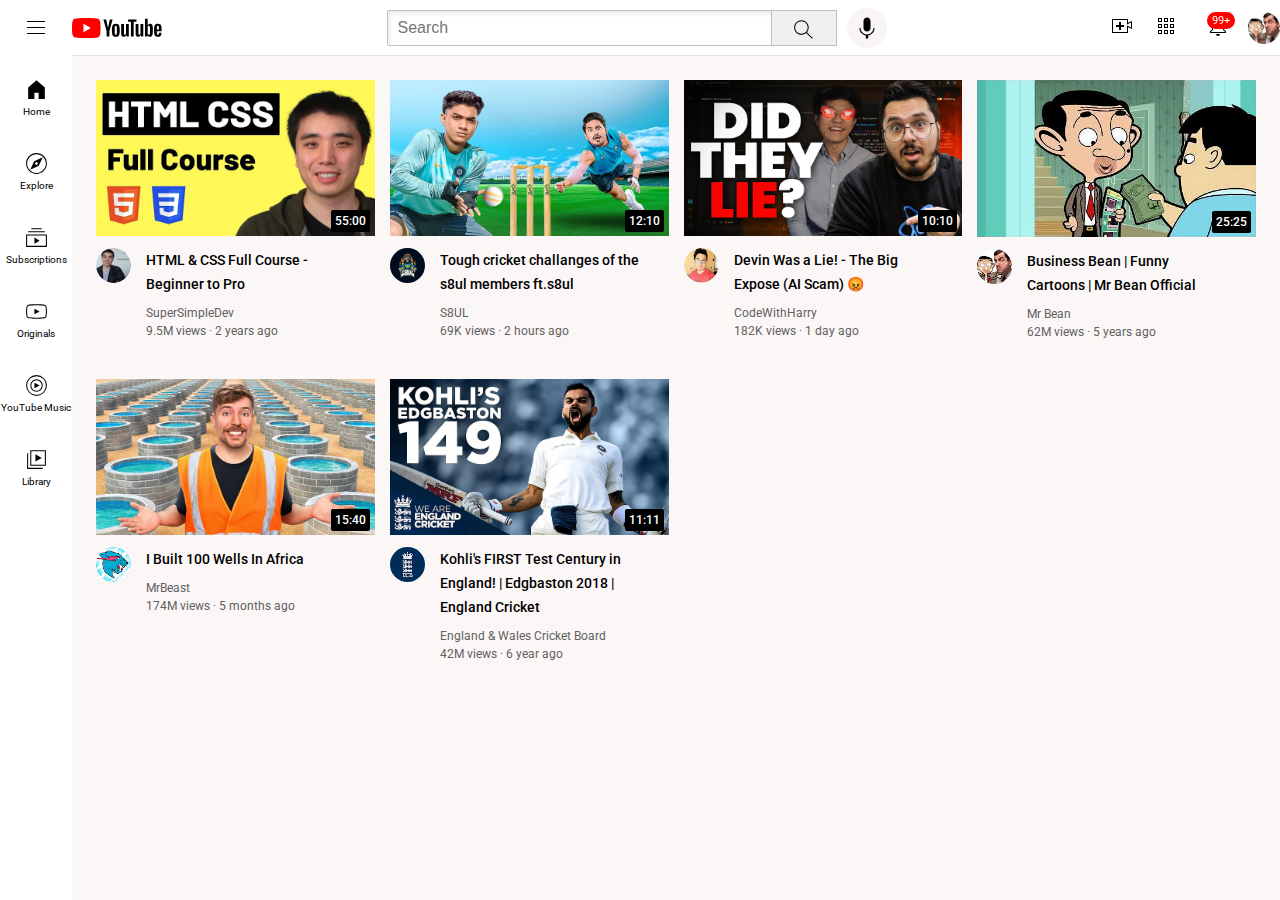
<file: index.html>
<!DOCTYPE html>
<html lang="en">
<head>
    <meta charset="UTF-8">
    <meta name="viewport" content="width=device-width, initial-scale=1.0">
    <title>YOUTUBE</title>
    <link rel="stylesheet" href="yt.css">
    <link rel="stylesheet" href="general.css">
    <link rel="stylesheet" href="header.css">
    <link rel="stylesheet" href="sidebar.css">

    <link rel="preconnect" href="https://fonts.googleapis.com">
    <link rel="preconnect" href="https://fonts.gstatic.com" crossorigin>
    <link href="https://fonts.googleapis.com/css2?family=Roboto:wght@400;500;700&display=swap" rel="stylesheet">

</head>
<body>

   <header class="header">


         <div class="left-section">
            <img class="hamburger-menu" src="icons/hamburger-menu.svg" alt="">
            <img class="youtube-logo" src="icons/youtube-logo.svg" alt="">
            
         </div>
         
         <div class="middle-section">
            <input class="search-bar"
            type="search" placeholder="Search">


            <button class="search-button">
               <img class="search-icon" src="icons/search.svg">
            <div class="tooltip">Search</div>
         </button>
            <button class="voice-search-button"><img  src="icons/voice-search-icon.svg">
               <div class="tooltip" >Search with voice</div>
            </button>
         </div>
         
         <div class="right-section">
            <div class="upload-icon-container">
               <img class="upload-icon" src="icons/upload.svg">
               <div class="tooltip">Create</div>


            </div>
            <div class="app-container">
               <img class="youtube-app-icon" src="icons/youtube-apps.svg">
               <div class="tooltip">Apps</div>

            </div>
            <div class="notification-container">
               <div class="notifications-icon-container">
               <img class="notifications-icon" src="icons/notifications.svg" alt="">
               <div class="notifications-count">99+</div>
               <div class="tooltip">Notifications</div>

            </div>

            </div>
            
            <img class="current-user" src="thumnails/pp4.jpg" alt="">
            
         </div>
         
      </header>

      <nav class="side-bar">
        
         <div class="sidebar-link">
            <img src="icons/home.svg" alt="">
            <div>Home</div>
         </div>

         <div class="sidebar-link">
            <img src="icons/explore.svg" alt="">
            <div>Explore</div>
         </div>

         <div class="sidebar-link">
            <img src="icons/subscriptions.svg" alt="">
            <div>Subscriptions</div>
         </div>

         <div class="sidebar-link">
            <img src="icons/originals.svg" alt="">
            <div>Originals</div>
         </div>

         <div class="sidebar-link">
            <img src="icons/youtube-music.svg" alt="">
            <div>YouTube Music</div>
         </div>

         <div class="sidebar-link">
            <img src="icons/library.svg" alt="">
            <div>Library</div>
         </div>
      </nav>

    

    <main class="video-grid">
      <div class="video-preview">

         <div class="thumnail-row">
            <img class="thumnail" src="thumnails/Th1.webp" alt="">
         
            <div class="video-time">55:00</div>
         
         </div>
   
   
         <div class="video-info-grid">
   
        
         <div class="channel-picture">
            <img class="profile-picture" src="thumnails/pp1.jpg" alt="">
         </div>  
       
         <div class="video-info">
            <p class="video-title">
               HTML & CSS Full Course - Beginner to Pro
            </p>
       
            <p class="video-author">
               SuperSimpleDev
            </p>
       
            <p class="video-stats">
               9.5M views &#183 2 years ago
            </p>
   
         </div>
      </div>
   
   
        </div>
   
   
        <div class="video-preview">
   
         <div class="thumnail-row">
            <img class="thumnail" src="thumnails/Th2.webp" alt="">
            
            <div class="video-time">12:10</div>
         </div>
   
         <div class="video-info-grid">
           
         
         <div class="channel-picture">
   
            <img class="profile-picture" src="thumnails/pp2.jpg" alt="">
         </div>
   
         <div class="video-info">
            <p class="video-title">
               Tough cricket challanges of the s8ul members ft.s8ul
               </p>
          
               <p class="video-author">
                 S8UL 
               </p>
          
               <p class="video-stats">
                 69K views &#183  2 hours ago
               </p>
            </div>
         </div>
          
      </div>
   
      <div class="video-preview">
   
         <div class="thumnail-row">
            <img class="thumnail" src="thumnails/Th3.webp" alt="">
            <div class="video-time">10:10</div>
         
         </div>
   
   
         <div class="video-info-grid">
   
        
         <div class="channel-picture">
            <img class="profile-picture" src="thumnails/pp3.jpg" alt="">
         </div>  
       
         <div class="video-info">
            <p class="video-title">
               Devin Was a Lie! - The Big Expose (AI Scam) 😡
             </p>
       
            <p class="video-author">
               CodeWithHarry
            </p>
       
            <p class="video-stats">
               182K views &#183 1 day ago  
            </p>
   
         </div>
      </div>
   
   
        </div>
   
   
        <div class="video-preview">
   
         <div class="thumnail-row">
            <img class="thumnail" src="thumnails/th4.webp" alt="">
            <div class="video-time">25:25</div>
         </div>
   
         <div class="video-info-grid">
           
         
         <div class="channel-picture">
   
            <img class="profile-picture" src="thumnails/pp4.jpg" alt="">
         </div>
   
         <div class="video-info">
            <p class="video-title">
               Business Bean | Funny Cartoons | Mr Bean Official  
            </p>
          
               <p class="video-author">
                  Mr Bean 

                   
               </p>
          
               <p class="video-stats">
                  62M views &#183 5 years ago
               </p>
            </div>
         </div>
          
      </div>
   
      <div class="video-preview">
   
         <div class="thumnail-row">
            <img class="thumnail" src="thumnails/th5.webp" alt="">
            <div class="video-time">15:40</div>
         </div>
   
   
         <div class="video-info-grid">
   
        
         <div class="channel-picture">
            <img class="profile-picture" src="thumnails/pp5.jpg" alt="">
         </div>  
       
         <div class="video-info">
            <p class="video-title">
               I Built 100 Wells In Africa
            </p>
       
            <p class="video-author">
               MrBeast

            </p>
       
            <p class="video-stats">
               174M views  &#183 5 months ago
            </p>
   
         </div>
      </div>
   
   
        </div>
   
   
        <div class="video-preview">
   
         <div class="thumnail-row">
            <img class="thumnail" src="thumnails/th6.webp" alt="">
            <div class="video-time">11:11</div>
         </div>
   
         <div class="video-info-grid">
           
         
         <div class="channel-picture">
   
            <img class="profile-picture" src="thumnails/pp6.jpg" alt="">
         </div>
   
         <div class="video-info">
            <p class="video-title" style="" >
               Kohli's FIRST Test Century in England! | Edgbaston 2018 | England Cricket
               </p>
          
               <p class="video-author">
                  England & Wales Cricket Board
               </p>
          
               <p class="video-stats">
                  42M views   &#183; 6 year ago
               </p>
            </div>
         </div>
          
      </div>


    </main>
    
</body>
</html>
</file>
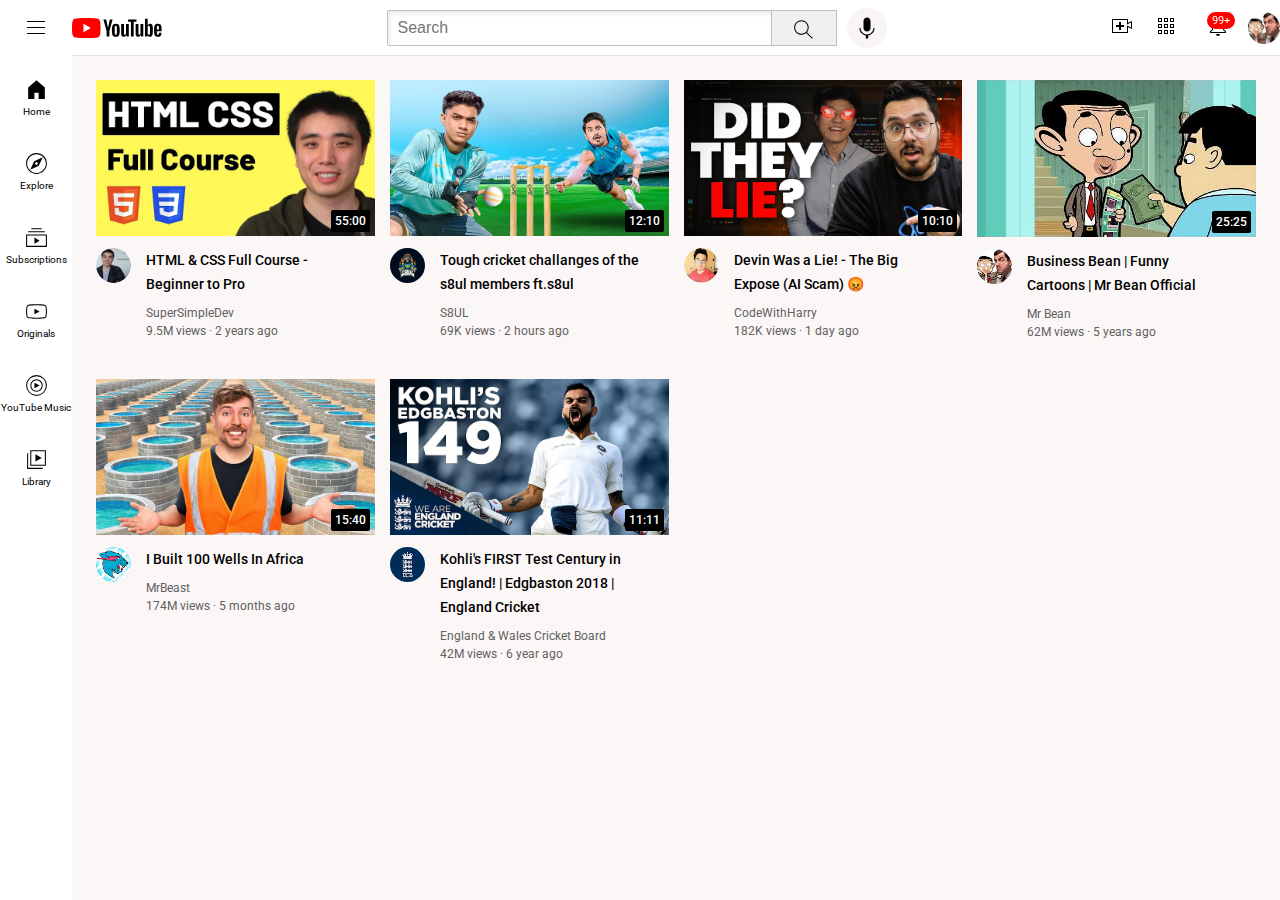
<file: yt.html>
<!DOCTYPE html>
<html lang="en">
<head>
    <meta charset="UTF-8">
    <meta name="viewport" content="width=device-width, initial-scale=1.0">
    <title>YOUTUBE</title>
    <link rel="stylesheet" href="yt.css">
    <link rel="stylesheet" href="general.css">
    <link rel="stylesheet" href="header.css">
    <link rel="stylesheet" href="sidebar.css">

    <link rel="preconnect" href="https://fonts.googleapis.com">
    <link rel="preconnect" href="https://fonts.gstatic.com" crossorigin>
    <link href="https://fonts.googleapis.com/css2?family=Roboto:wght@400;500;700&display=swap" rel="stylesheet">

</head>
<body>

   <header class="header">


         <div class="left-section">
            <img class="hamburger-menu" src="icons/hamburger-menu.svg" alt="">
            <img class="youtube-logo" src="icons/youtube-logo.svg" alt="">
            
         </div>
         
         <div class="middle-section">
            <input class="search-bar"
            type="search" placeholder="Search">


            <button class="search-button">
               <img class="search-icon" src="icons/search.svg">
            <div class="tooltip">Search</div>
         </button>
            <button class="voice-search-button"><img  src="icons/voice-search-icon.svg">
               <div class="tooltip" >Search with voice</div>
            </button>
         </div>
         
         <div class="right-section">
            <div class="upload-icon-container">
               <img class="upload-icon" src="icons/upload.svg">
               <div class="tooltip">Create</div>


            </div>
            <div class="app-container">
               <img class="youtube-app-icon" src="icons/youtube-apps.svg">
               <div class="tooltip">Apps</div>

            </div>
            <div class="notification-container">
               <div class="notifications-icon-container">
               <img class="notifications-icon" src="icons/notifications.svg" alt="">
               <div class="notifications-count">99+</div>
               <div class="tooltip">Notifications</div>

            </div>

            </div>
            
            <img class="current-user" src="thumnails/pp4.jpg" alt="">
            
         </div>
         
      </header>

      <nav class="side-bar">
        
         <div class="sidebar-link">
            <img src="icons/home.svg" alt="">
            <div>Home</div>
         </div>

         <div class="sidebar-link">
            <img src="icons/explore.svg" alt="">
            <div>Explore</div>
         </div>

         <div class="sidebar-link">
            <img src="icons/subscriptions.svg" alt="">
            <div>Subscriptions</div>
         </div>

         <div class="sidebar-link">
            <img src="icons/originals.svg" alt="">
            <div>Originals</div>
         </div>

         <div class="sidebar-link">
            <img src="icons/youtube-music.svg" alt="">
            <div>YouTube Music</div>
         </div>

         <div class="sidebar-link">
            <img src="icons/library.svg" alt="">
            <div>Library</div>
         </div>
      </nav>

    

    <main class="video-grid">
      <div class="video-preview">

         <div class="thumnail-row">
            <img class="thumnail" src="thumnails/Th1.webp" alt="">
         
            <div class="video-time">55:00</div>
         
         </div>
   
   
         <div class="video-info-grid">
   
        
         <div class="channel-picture">
            <img class="profile-picture" src="thumnails/pp1.jpg" alt="">
         </div>  
       
         <div class="video-info">
            <p class="video-title">
               HTML & CSS Full Course - Beginner to Pro
            </p>
       
            <p class="video-author">
               SuperSimpleDev
            </p>
       
            <p class="video-stats">
               9.5M views &#183 2 years ago
            </p>
   
         </div>
      </div>
   
   
        </div>
   
   
        <div class="video-preview">
   
         <div class="thumnail-row">
            <img class="thumnail" src="thumnails/Th2.webp" alt="">
            
            <div class="video-time">12:10</div>
         </div>
   
         <div class="video-info-grid">
           
         
         <div class="channel-picture">
   
            <img class="profile-picture" src="thumnails/pp2.jpg" alt="">
         </div>
   
         <div class="video-info">
            <p class="video-title">
               Tough cricket challanges of the s8ul members ft.s8ul
               </p>
          
               <p class="video-author">
                 S8UL 
               </p>
          
               <p class="video-stats">
                 69K views &#183  2 hours ago
               </p>
            </div>
         </div>
          
      </div>
   
      <div class="video-preview">
   
         <div class="thumnail-row">
            <img class="thumnail" src="thumnails/Th3.webp" alt="">
            <div class="video-time">10:10</div>
         
         </div>
   
   
         <div class="video-info-grid">
   
        
         <div class="channel-picture">
            <img class="profile-picture" src="thumnails/pp3.jpg" alt="">
         </div>  
       
         <div class="video-info">
            <p class="video-title">
               Devin Was a Lie! - The Big Expose (AI Scam) 😡
             </p>
       
            <p class="video-author">
               CodeWithHarry
            </p>
       
            <p class="video-stats">
               182K views &#183 1 day ago  
            </p>
   
         </div>
      </div>
   
   
        </div>
   
   
        <div class="video-preview">
   
         <div class="thumnail-row">
            <img class="thumnail" src="thumnails/th4.webp" alt="">
            <div class="video-time">25:25</div>
         </div>
   
         <div class="video-info-grid">
           
         
         <div class="channel-picture">
   
            <img class="profile-picture" src="thumnails/pp4.jpg" alt="">
         </div>
   
         <div class="video-info">
            <p class="video-title">
               Business Bean | Funny Cartoons | Mr Bean Official  
            </p>
          
               <p class="video-author">
                  Mr Bean 

                   
               </p>
          
               <p class="video-stats">
                  62M views &#183 5 years ago
               </p>
            </div>
         </div>
          
      </div>
   
      <div class="video-preview">
   
         <div class="thumnail-row">
            <img class="thumnail" src="thumnails/th5.webp" alt="">
            <div class="video-time">15:40</div>
         </div>
   
   
         <div class="video-info-grid">
   
        
         <div class="channel-picture">
            <img class="profile-picture" src="thumnails/pp5.jpg" alt="">
         </div>  
       
         <div class="video-info">
            <p class="video-title">
               I Built 100 Wells In Africa
            </p>
       
            <p class="video-author">
               MrBeast

            </p>
       
            <p class="video-stats">
               174M views  &#183 5 months ago
            </p>
   
         </div>
      </div>
   
   
        </div>
   
   
        <div class="video-preview">
   
         <div class="thumnail-row">
            <img class="thumnail" src="thumnails/th6.webp" alt="">
            <div class="video-time">11:11</div>
         </div>
   
         <div class="video-info-grid">
           
         
         <div class="channel-picture">
   
            <img class="profile-picture" src="thumnails/pp6.jpg" alt="">
         </div>
   
         <div class="video-info">
            <p class="video-title" style="" >
               Kohli's FIRST Test Century in England! | Edgbaston 2018 | England Cricket
               </p>
          
               <p class="video-author">
                  England & Wales Cricket Board
               </p>
          
               <p class="video-stats">
                  42M views   &#183; 6 year ago
               </p>
            </div>
         </div>
          
      </div>


    </main>
    
</body>
</html>
</file>
<file: yt.css>
.thumnail{
    width: 100%;
    
   
 }
 .thumnail-row{
    margin-bottom: 8px;
    position: relative;
 }




 .video-title{
    margin-top: 0;
    font-size: 14px;
    font-weight: 500;
    line-height: 24px;
    margin-bottom: 10px;

 }



 .video-author, .video-stats {
   
    font-size: 12px;
    color: rgb(96, 96, 96);
   
 }

 .video-author{
    margin-bottom: 4px;
 }



.video-info-grid{
    display: grid;
    grid-template-columns:50px 1fr ;

}

.channel-picture{
    display: inline-block;
    width: 50px;
    vertical-align: top;
   
}

.video-info{
    display: inline-block;
    width: 200px;
    
}

.profile-picture{
    width: 35px;
    border-radius: 50px;
}




.video-grid{
    /* font-family: Roboto,Arial; */
    display: grid;
    grid-template-columns: 1fr 1fr 1fr;
    column-gap: 15px;
    row-gap: 40px;
    /* text-decoration: underline; */
}

@media(max-width: 750px){
    .video-grid{
        grid-template-columns: 1fr 1fr;
    }
}


@media(min-width:1000px){
    .video-grid{
        grid-template-columns: 1fr 1fr 1fr 1fr;
    }
}


.video-time{
    /* font-family: Roboto,Arial; */
    font-size: 12px;
    font-weight: 500;    
    padding: 4px ;
    border-radius: 2px;
    background-color: black;
    color: white;
    position: absolute;
    bottom: 8px;
    right: 5px;
}
</file>
<file: general.css>
p {
    /* font-family: Roboto, Arial; */
    margin-top: 0;
    margin-bottom: 0;
}

body{
    font-family: Roboto,Arial;
    margin: 0;
    padding-top: 80px;
    padding-left: 96px;
    padding-right: 24px ;
    background-color: rgb(252, 247, 247);
}
</file>
<file: header.css>
.header{
    height: 55px;

    display: flex;
    flex-direction: row;
    justify-content: space-between;

    position: fixed;
    top: 0;
    left: 0;
    bottom: 0;
    right: 0;
    z-index: 100;

    background-color: white;
    border-bottom-width: 1px ;
    border-bottom-style: solid;
    border-bottom-color: rgb(228, 228, 228);
}

.left-section{
    display: flex;
    align-items: center;
    cursor: pointer;
}


.hamburger-menu{
    height: 24px;
    margin-left: 24px;
    margin-right: 24px;
}

.youtube-logo{
    height: 20px;
}


.middle-section{
    flex: 1;
    margin-left: 70px;
    margin-right: 35px;
    max-width: 500px;
    display: flex;
    align-items: center;
    
}

.search-bar{
    flex: 1;
    height: 36px;
    padding-left: 10px;
    font-size: 16px;
    border: 1px solid rgb(192, 192, 192);

    /* border-width: 1px;
    border-style: solid;
    border-color: rgb(192, 192, 192); */
    border-radius: 2px;
    box-shadow: inset 1px 2px 5px rgba(0, 0,0, 0.1);
    width: 5;
   
}

.search-bar::placeholder{
    /* font-family: Roboto, Arial; */
    font-size: 16px;
}

.search-button{
    height: 36px ;
    width: 66px;
    background-color: rgb(240, 240, 240);
    border-width: 1px;
    border-style: solid;
    border-color: rgb(192, 192, 192);
    margin-left: -4px;
    margin-right: 10px;
    cursor: pointer;

    position: relative;

}

.search-button , .voice-search-button{
    position: relative;
    display: flex;
    justify-content: center;
    align-items: center;

}

.search-button .tooltip ,
.voice-search-button .tooltip ,
.upload-icon-container .tooltip,
.app-container .tooltip,
.notifications-icon-container .tooltip{
    /* font-family: roboto,arial; */
    position:absolute;
    background-color: gray;
    color: white;
    padding-top: 4px;
    padding-bottom: 4px;
    padding-left: 8px;
    padding-right: 8px;
    border-radius: 2px;
    font-size: 12px;
    bottom: -30px;
    opacity: 0;
    transition: opacity 0.15s;
    pointer-events: none;
    white-space: nowrap;

}

.search-button:hover .tooltip ,
.voice-search-button:hover .tooltip,
.upload-icon-container:hover .tooltip,
.app-container:hover .tooltip,
.notifications-icon-container:hover .tooltip{
    opacity: 1;
}

.search-icon{
    height: 25px;
    margin-top: 4px;
    
}

.voice-search-button{
    height: 40px;
    width: 40px;
    border-radius: 20px;
    border: none;
    background-color:rgb(249, 245, 245);
    cursor: pointer;
}

.voice-search-icon{
    height: 24px;
    margin-top: 4px;

    
}
.right-section{
    width: 180px;
    margin-left: 24px;
    display: flex;
    justify-content: space-between;
    align-items: center;
    flex-shrink: 0;
    cursor: pointer;
  
}


.upload-icon{
    height: 24px;
    margin-left: 10px;
    
}

.youtube-app-icon{
    height: 24px;
    margin-left: 12px;
}

.notifications-icon{
    height: 24px;
    margin-left: 20px;
}

.notifications-icon-container{
    position: relative;
}

.notifications-count{
    position: absolute;
    top: -2px;
    right: -5px;
    background-color: red;
    color: white;
    font-family: Roboto, Arial;
    font-size: 11px;
    padding-left: 5px;
    padding-top: 2px;
    padding-right: 5px;
    padding-bottom: 2px;
    border-radius: 10px;
}

.current-user{
    height: 32px;
    border-radius: 16px;
    margin-left: 10px;
}
</file>
<file: sidebar.css>
.side-bar{
    position: fixed;
    left: 0;
    bottom: 0;
    top: 55px;
    background-color: white;
    width: 72px;
   
    z-index: 200;
    padding-top: 5px;
}

.sidebar-link{
    height: 74px;
    display: flex;
    justify-content: center;
    align-items: center;
    flex-direction: column;
    cursor: pointer;
}

.sidebar-link:hover{
    background-color: rgb(236, 233, 233);
}

.sidebar-link img{
    height: 25px;
    margin-bottom: 4px;
    
}

.sidebar-link div{
    /* font-family: Roboto,Arial; */
    font-size: 10px;
}
</file>
